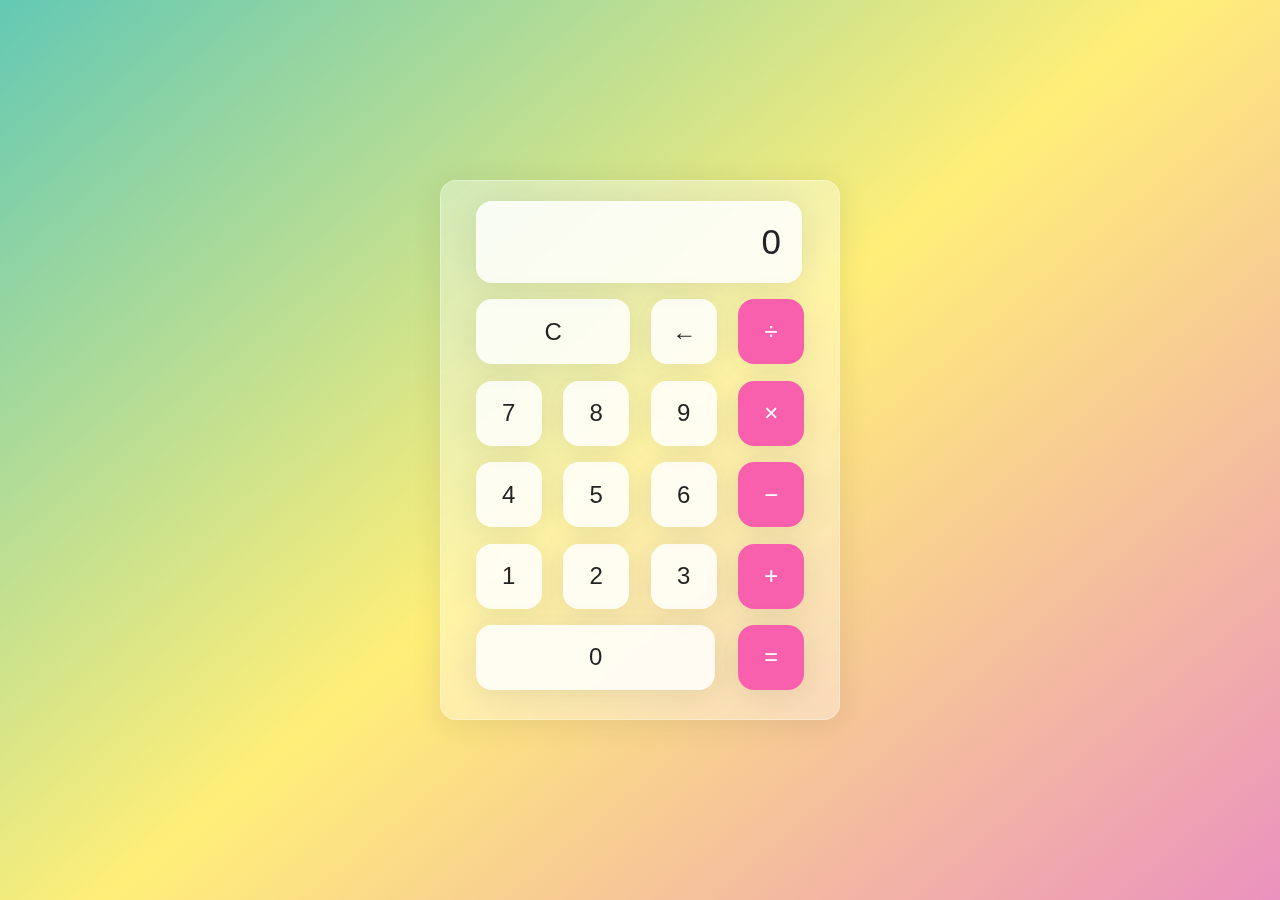
<file: Calculator/index.html>
<!DOCTYPE html>
<html lang="en">
<head>
    <meta charset="UTF-8">
    <meta name="viewport" content="width=device-width, initial-scale=1.0">
    <link rel="stylesheet" href="style.css">
    <title>Calculater</title>
</head>
<body>
    <div class="wrapper">
        <section class="screen">
            0
        </section>

        <section class="calc-buttons">
            <div class="calc-button-row">
                <button class="calc-button double">
                    C
                </button>
                <button class="calc-button">
                    &larr;
                </button>
                <button class="calc-button">
                    &divide;
                </button>
            </div>

            <div class="calc-button-row">
                <button class="calc-button ">
                    7
                </button>
                <button class="calc-button">
                    8
                </button>
                <button class="calc-button">
                    9
                </button>
                <button class="calc-button">
                    &times;
                </button>
            </div>

            <div class="calc-button-row">
                <button class="calc-button ">
                    4
                </button>
                <button class="calc-button">
                    5
                </button>
                <button class="calc-button">
                    6
                </button>
                <button class="calc-button">
                    &minus;
                </button>
            </div>

            <div class="calc-button-row">
                <button class="calc-button ">
                    1
                </button>
                <button class="calc-button">
                    2
                </button>
                <button class="calc-button">
                    3
                </button>
                <button class="calc-button">
                    &plus;
                </button>
            </div>

            <div class="calc-button-row">
                <button class="calc-button triple ">
                    0
                </button>
                <button class="calc-button">
                    &equals;
                </button>
                
            </div>
        </section>
    </div>




    <script src="script.js"></script>
</body>
</html>
</file>
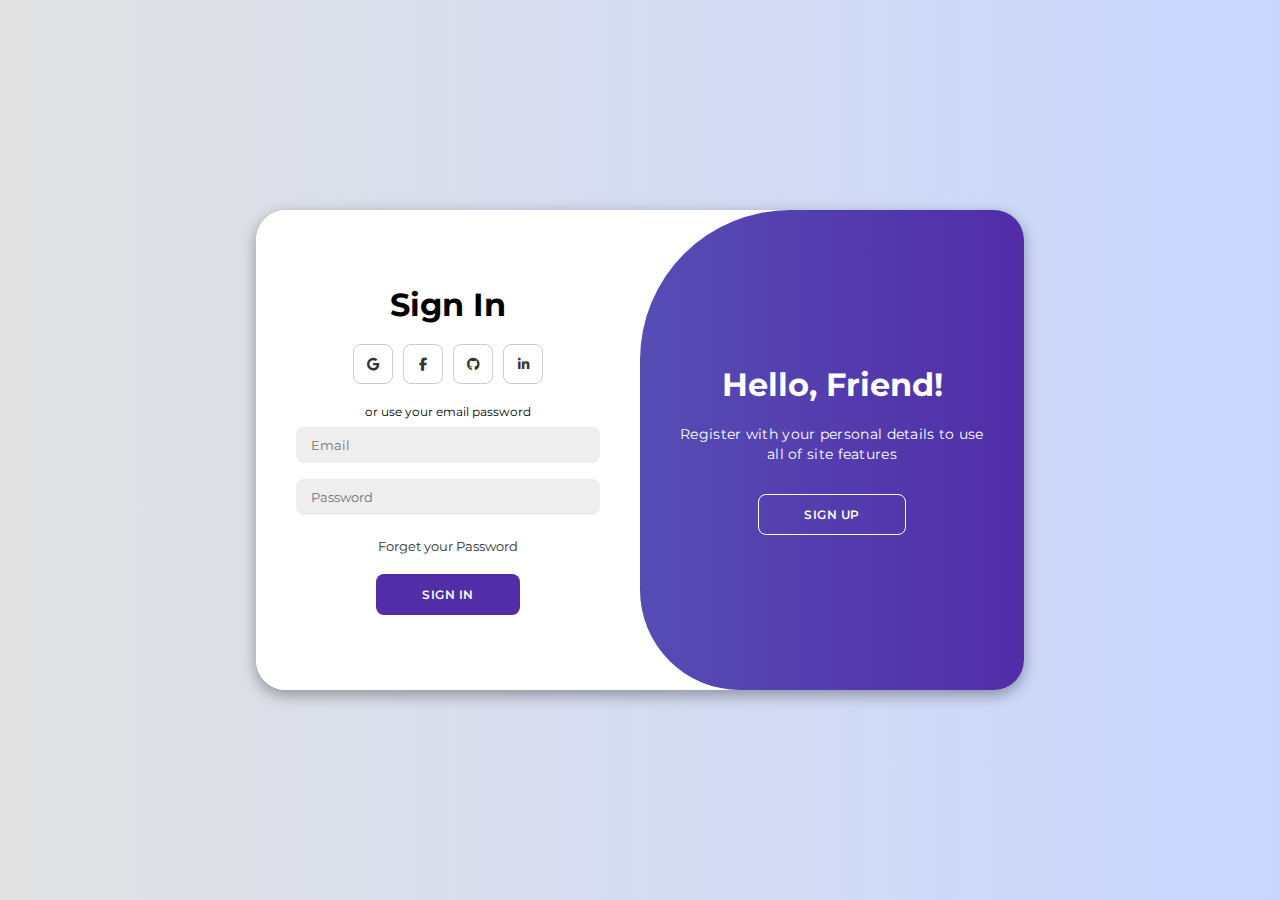
<file: Login-page/index.html>
<!DOCTYPE html>
<html lang="en">
<head>
    <meta charset="UTF-8">
    <meta name="viewport" content="width=device-width, initial-scale=1.0">
    <title>Login Page</title>
    <link rel="stylesheet" href="style.css">
    <link rel="icon" href="login_icon_245834.png">
    <link rel="stylesheet" href="https://cdnjs.cloudflare.com/ajax/libs/font-awesome/6.4.2/css/all.min.css">
</head>
<body>
    <div class="container" id="container">
        <div class="form-container sign-up">
            <form >
                <h1>Create Account</h1>
                <div class="social-icons">
                    <a href="#" class="icon"><i class="fa-brands fa-google"></i></a>
                    <a href="#" class="icon"><i class="fa-brands fa-facebook-f"></i></a>
                    <a href="#" class="icon"><i class="fa-brands fa-github"></i></a>
                    <a href="#" class="icon"><i class="fa-brands fa-linkedin-in"></i></a>
                </div>
                <span>or use your email for registeraion</span>
                <input type="text" placeholder="Name">
                <input type="email" placeholder="Email">
                <input type="password" placeholder="Password">
                <button>Sign Up</button>
            </form>
        </div>

        <div class="form-container sign-in">
            <form >
                <h1>Sign In</h1>
                <div class="social-icons">
                    <a href="#" class="icon"><i class="fa-brands fa-google"></i></a>
                    <a href="#" class="icon"><i class="fa-brands fa-facebook-f"></i></a>
                    <a href="#" class="icon"><i class="fa-brands fa-github"></i></a>
                    <a href="#" class="icon"><i class="fa-brands fa-linkedin-in"></i></a>
                </div>
                <span>or use your email password</span>
                <input type="email" placeholder="Email">
                <input type="password" placeholder="Password">
                <a href="#">Forget your Password</a>
                <button>Sign In</button>
            </form>
        </div>

        <div class="toggle-container">
            <div class="toggle">
                <div class="toggle-panel toggle-left">
                    <h1>Welcome Back!</h1>
                    <p>Enter your personal details to use all of site features</p>
                    <button class="hidden" id="login">Sign In</button>
                </div>
                <div class="toggle-panel toggle-right">
                    <h1>Hello, Friend!</h1>
                    <p>Register with your personal details to use all of site features</p>
                    <button class="hidden" id="register">Sign UP</button>
                </div>
                
            </div>
        </div>
    </div>


    <script src="script.js"></script>
</body>
</html>
</file>
<file: Calculator/style.css>
html{
    box-sizing: border-box;
    height: 100%;
}

*,*::before,*::after{
    box-sizing: inherit;
    margin: 0;
    padding: 0;
}

body{
    align-items: center;
    background: linear-gradient(320deg,#eb92be,#ffef78,#63c9b4);
    display: flex;
    font-family: 'Dosis',sans-serif;
    font-display: swap;
    height: inherit;
    justify-content: center;
}

.wrapper{
    backdrop-filter: blur(5.5px);
    -webkit-backdrop-filter: blur(5.5px);
    background: rgba(255,255,255,0.75);
    border: 1px solid rgba(255,255,255,0.01);
    border-radius: 16px;
    box-shadow: 0 4px 30px rgba(35,35,35,0.1);
    color: #232323;
    backdrop-filter: blur(4px);
    -webkit-backdrop-filter: blur(4px);
    background: rgba(255,255,255,0.34);
    border: 1px solid rgba(255,255,255,0.34);
    flex-basis: 400px;
    height: 540px;
    padding: 20px 35px;
}

.screen{
    backdrop-filter: blur(5.5px);
    -webkit-backdrop-filter: blur(5.5px);
    background: rgba(255, 255, 255, 0.75);
    border: 1px solid rgba(255, 255, 255, 0.01);
    border-radius: 16px;
    box-shadow: 0 4px 30px rgba(35, 35, 35, 0.1);
    color: #232323;
    font-size: 35px;
    overflow: auto;
    padding: 20px;
    text-align: right;
    width: 326px;
}

.calc-button-row{
    display: flex;
    justify-content: space-between;
    margin: 5% 0;
}

.calc-button{
    backdrop-filter: blur(5.5px);
    -webkit-backdrop-filter: blur(5.5px);
    background: rgba(255, 255, 255, 0.75);
    border: 1px solid rgba(255, 255, 255, 0.01);
    border-radius: 16px;
    box-shadow: 0 4px 30px rgba(35, 35, 35, 0.1);
    color: #232323;
    flex-basis: 20%;
    font-family: inherit;
    font-size: 24px;
    height: 65px;
}

.calc-button:last-child{
    backdrop-filter: blur(5.5px);
    -webkit-backdrop-filter: blur(5.5px);
    background: rgba(255, 255, 255, 0.75);
    border: 1px solid rgba(255, 255, 255, 0.01);
    border-radius: 16px;
    box-shadow: 0 4px 30px rgba(35, 35, 35, 0.1);
    color: #fff;
    background: #f85fac;
}

.calc-button:last-child:hover{
    background-color: inherit;
    color: inherit;
}

.calc-button:hover{
    background-color: inherit;
}

.calc-button:active{
    background-color: #ffef78;
}

.double{
    flex-basis: 47%;
}

.triple{
    flex-basis: 73%;
}
</file>
<file: Login-page/style.css>
@import url('https://fonts.googleapis.com/css2?family=Montserrat:wght@300;400;500;600;700&display=swap');

*{
    margin: 0;
    padding: 0;
    box-sizing: border-box;
    font-family: 'Montserrat', sans-serif;
}

body{
    background-color: #c9d6ff;
    background: linear-gradient(to right,#e2e2e2,#c9d6ff);
    display: flex;
    justify-content: center;
    align-items: center;
    flex-direction: column;
    height: 100vh;
}

.container{
    background-color: #fff;
    border-radius: 30px;
    box-shadow: 0 5px 15px rgba(0, 0, 0, 0.35);
    position: relative;
    overflow: hidden;
    width: 768px;
    max-width: 100%;
    min-height: 480px;
}

.container p{
    font-size: 14px;
    line-height: 20px;
    letter-spacing: 0.3px;
    margin: 20px 0;
}

.container span{
    font-size: 12px;
}

.container a{
    color: #333;
    font-size: 13px;
    text-decoration: none;
    margin: 15px 0 10px;
}

.container button{
    background-color: #512da8;
    color: #fff;
    font-size: 12px;
    padding: 12px 45px;
    border: 1px solid transparent;
    border-radius: 8px;
    font-weight: 600;
    letter-spacing: 0.5px;
    text-transform: uppercase;
    margin-top: 10px;
    cursor: pointer;
}

.container button.hidden{
    background-color: transparent;
    border-color: #fff;
}

.container form{
    background-color: #fff;
    display: flex;
    align-items: center;
    justify-content: center;
    flex-direction: column;
    padding: 0 40px;
    height: 100%;
}

.container input{
    background-color: #eee;
    border: none;
    margin: 8px 0;
    padding: 10px 15px;
    font-size: 13px;
    border-radius: 8px;
    width: 100%;
    outline: none;
}

.form-container{
    position: absolute;
    top: 0;
    height: 100%;
    transition: all 0.6s ease-in-out;
}

.sign-in{
    left: 0;
    width: 50%;
    z-index: 2;
}

.container.active .sign-in{
    transform: translateX(100%);
}

.sign-up{
    left: 0;
    width: 50%;
    opacity: 0;
    z-index: 1;
}

.container.active .sign-up{
    transform: translateX(100%);
    opacity: 1;
    z-index: 5;
    animation: move 0.6s;
}

@keyframes move{
    0%, 49.99%{
        opacity: 0;
        z-index: 1;
    }
    50%, 100%{
        opacity: 1;
        z-index: 5;
    }
}
    
.social-icons{
    margin: 20px 0;
}

.social-icons a{
    border: 1px solid #ccc;
    border-radius: 20%;
    display: inline-flex;
    align-items: center;
    justify-content: center;
    margin: 0 3px;
    width: 40px;
    height: 40px;
}

.toggle-container{
    position: absolute;
    top: 0;
    left: 50%;
    width: 50%;
    height: 100%;
    overflow: hidden;
    transition: all 0.6s ease-in-out;
    border-radius: 150px 0 0 100px;
    z-index: 1000;
}

.container.active .toggle-container{
    transform: translateX(-100%);
    border-radius: 0 150px 100px 0 ;
}

.toggle{
    background-color:#512da8;
    height: 100%;
    background: linear-gradient(to right, #5c6bc0, #512da8);
    color: #fff;
    position: relative;
    left: -100%;
    height: 100%;
    width: 200%;
    transform: translateX(0);
    transition: all 0.6s ease-in-out;
}

.container.active .toggle{
    transform: translateX(50%);
}

.toggle-panel{
    position: absolute;
    width: 50%;
    height: 100%;
    display: flex;
    align-items: center;
    justify-content: center;
    flex-direction: column;
    padding: 0 30px;
    text-align: center;
    top: 0;
    transform: translateX(0);
    transition: all 0.6s ease-in-out;
}

.toggle-left{
    transform: translateX(-200%);
}

.container.active .toggle-left{
    transform: translateX(0);
}

.toggle-right{
    right: 0;
    transform: translateX(0);
}

.container.active .toggle-right{
    transform: translateX(200%);
}
</file>
